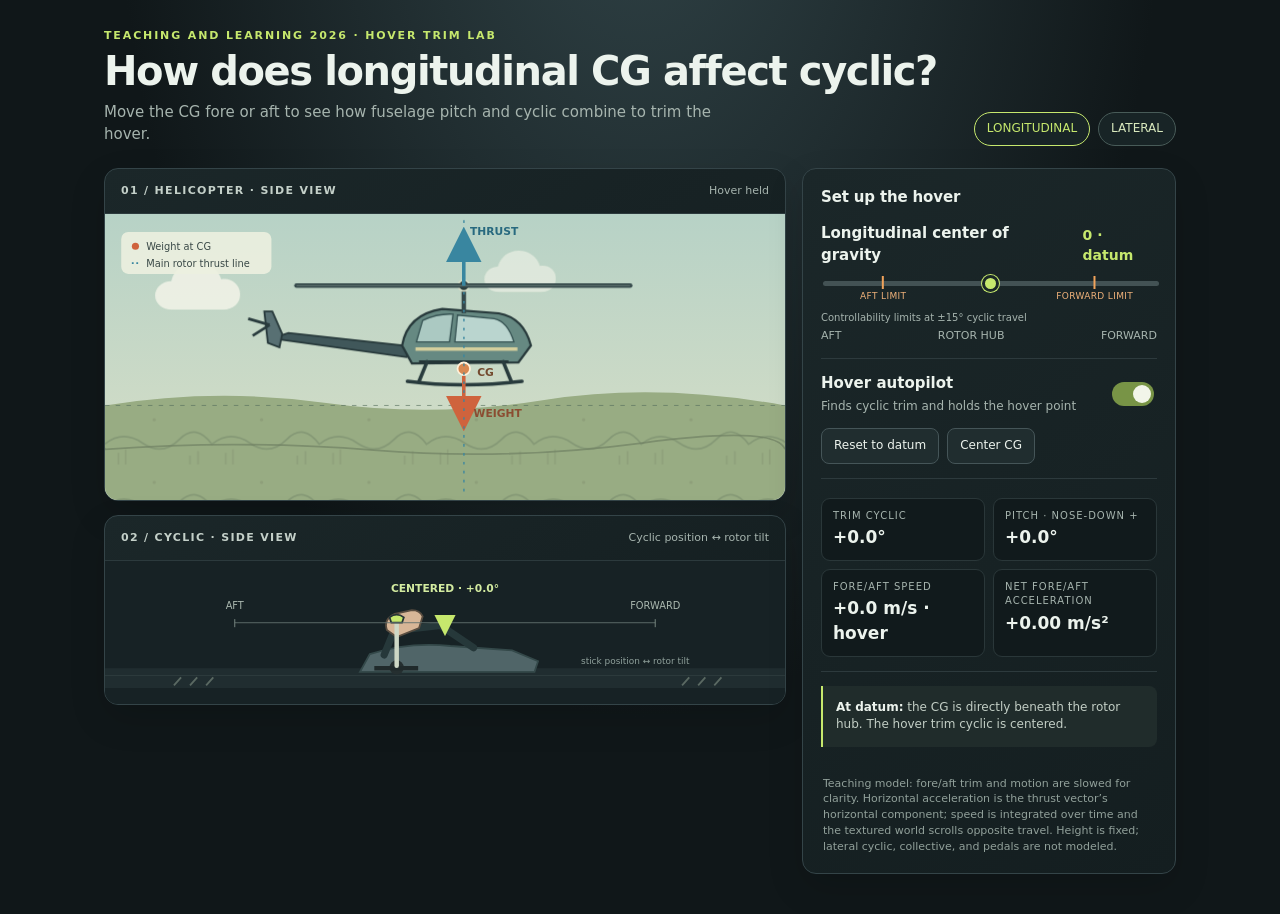
<file: index.html>
<!doctype html>
<html lang="en">
<head>
<meta charset="utf-8">
<meta name="viewport" content="width=device-width, initial-scale=1">
<title>Hover Trim Lab — Longitudinal CG & Cyclic</title>
<link rel="stylesheet" href="app.css">
</head>
<body>
<main>
  <header>
    <div><p class="eyebrow">Teaching and Learning 2026 · hover trim lab</p><h1>How does longitudinal CG affect cyclic?</h1><p class="sub">Move the CG fore or aft to see how fuselage pitch and cyclic combine to trim the hover.</p></div>
    <nav class="navlinks" aria-label="Simulation view"><a class="badge" href="index.html" aria-current="page">LONGITUDINAL</a><a class="badge" href="lateral.html">LATERAL</a></nav>
  </header>
  <div class="layout">
    <section class="visuals" aria-label="Helicopter and cyclic illustrations">
      <article class="panel"><div class="panel-head"><span class="panel-title">01 / Helicopter · side view</span><span class="micro" id="motionLabel">Hover held</span></div>
        <svg class="scene" id="heliScene" viewBox="0 0 760 320" role="img" aria-label="Side view of helicopter showing center of gravity, gravity, and rotor thrust">
          <defs>
            <linearGradient id="sky" x2="0" y2="1"><stop stop-color="#b7d2c6"/><stop offset="1" stop-color="#d8dfc7"/></linearGradient>
            <pattern id="terrain" width="120" height="70" patternUnits="userSpaceOnUse"><path d="M0 47 Q20 31 42 46 T83 42 T120 48" fill="none" stroke="#687d62" stroke-width="2" opacity=".42"/><path d="M15 70V57m8 13V53m72 17V60m9 10V55" stroke="#829270" stroke-width="2" opacity=".45"/><circle cx="55" cy="20" r="2" fill="#83906e" opacity=".45"/></pattern>
            <marker id="arrowOrange" markerWidth="10" markerHeight="10" refX="7" refY="5" orient="auto"><path d="M0 0L10 5L0 10Z" fill="#cf633d"/></marker>
            <marker id="arrowBlue" markerWidth="10" markerHeight="10" refX="7" refY="5" orient="auto"><path d="M0 0L10 5L0 10Z" fill="#3986a0"/></marker>
            <marker id="arrowLime" markerWidth="10" markerHeight="10" refX="7" refY="5" orient="auto"><path d="M0 0L10 5L0 10Z" fill="#708d39"/></marker>
          </defs>
          <rect width="760" height="320" fill="url(#sky)"/>
          <g id="clouds" fill="#f3f4e9" opacity=".84">
            <g id="cloudBase">
              <path d="M56 91c0-9 8-16 18-16 3-13 14-22 28-22 13 0 24 8 28 20 11-2 21 6 21 17 0 10-8 17-19 17H75C64 107 56 100 56 91Z"/>
              <path d="M424 73c0-8 7-14 15-14 3-11 12-18 23-18 12 0 21 7 24 17 10-2 18 5 18 14 0 9-7 15-16 15h-48c-9 0-16-6-16-14Z" opacity=".72"/>
            </g>
            <use href="#cloudBase" x="-760"/>
            <use href="#cloudBase" x="760"/>
          </g>
          <g id="world">
            <g id="worldBase">
              <path d="M0 214 Q124 194 245 211T491 208T760 214V320H0Z" fill="#98ac83"/>
              <rect x="0" y="212" width="760" height="108" fill="url(#terrain)"/>
              <path d="M0 263 Q150 252 300 264T600 256T760 263" fill="none" stroke="#718264" stroke-width="2" opacity=".7"/>
              <line x1="0" y1="214" x2="760" y2="214" stroke="#58705e" stroke-width="1" stroke-dasharray="5 7" opacity=".7"/>
            </g>
            <use href="#worldBase" x="-760"/>
            <use href="#worldBase" x="760"/>
          </g>
          <g id="heli" transform="translate(0 0)">
            <g id="fuselage" transform="rotate(0 380 157)">
              <!-- tail boom and tail -->
              <path d="M343 148 L205 133 L187 139 L337 160Z" fill="#40575a" stroke="#26383a" stroke-width="2"/>
              <path d="M198 134 L187 109 L178 109 L182 144 L195 149Z" fill="#587073" stroke="#26383a" stroke-width="2"/>
              <path d="M184 124L160 117M184 124L165 136" stroke="#293b3d" stroke-width="3"/>
              <!-- cabin -->
              <path d="M332 147 Q338 112 377 106 L440 111 Q468 116 476 147 L462 166 L343 167Z" fill="#668982" stroke="#26383a" stroke-width="2.5"/>
              <path d="M355 119 Q372 111 389 112L385 143L348 143Z" fill="#abc9c2" stroke="#365353" stroke-width="1.5"/>
              <path d="M394 113L435 117Q450 120 457 143L391 143Z" fill="#bad5cf" stroke="#365353" stroke-width="1.5"/>
              <path d="M347 151 L461 151" stroke="#d4cf9d" stroke-width="4"/>
              <path d="M351 165 L451 165" stroke="#243537" stroke-width="3"/>
              <!-- skids -->
              <path d="M360 165L351 187M445 165L454 187M338 187Q399 195 466 187" fill="none" stroke="#283b3d" stroke-width="4" stroke-linecap="round"/>
              <!-- mast and hub -->
              <path d="M401 111L401 80" stroke="#35484a" stroke-width="5"/>
              <circle cx="401" cy="80" r="6" fill="#293a3b" stroke="#d7dfc9" stroke-width="2"/>
              <!-- rotor plane and blade rotate around hub; angle shown as line -->
              <g id="rotor" transform="rotate(0 401 80)"><path d="M214 80L587 80" stroke="#34484a" stroke-width="5" stroke-linecap="round"/><path d="M214 80L587 80" stroke="#91a49a" stroke-width="1" opacity=".6"/></g>
              <!-- CG and gravity act from CG -->
              <circle id="cgDot" cx="401" cy="173" r="7" fill="#d88952" stroke="#fff0d9" stroke-width="2"/>
              <text id="cgText" x="416" y="181" fill="#744b30" font-size="12" font-weight="700">CG</text>
            </g>
            <!-- thrust vector and its line of action are world-vertical for the hover trim model -->
            <line id="weightArrow" x1="401" y1="185" x2="401" y2="239" stroke="#cf633d" stroke-width="4" marker-end="url(#arrowOrange)"/>
            <text id="weightLabel" x="412" y="231" fill="#8b4c31" font-size="12" font-weight="700">WEIGHT</text>
            <line id="thrustLine" x1="401" y1="18" x2="401" y2="285" stroke="#3986a0" stroke-width="2" stroke-dasharray="3 7" opacity=".75"/>
            <line id="thrustArrow" x1="401" y1="76" x2="401" y2="23" stroke="#3986a0" stroke-width="4" marker-end="url(#arrowBlue)"/>
            <text id="thrustLabel" x="411" y="39" fill="#28697f" font-size="12" font-weight="700">THRUST</text>
          </g>
          <g transform="translate(18 20)"><rect width="168" height="47" rx="8" fill="#edf0df" opacity=".9"/><circle cx="16" cy="16" r="4" fill="#cf633d"/><text x="28" y="20" fill="#394847" font-size="11">Weight at CG</text><path d="M12 35h10" stroke="#3986a0" stroke-width="2" stroke-dasharray="2 3"/><text x="28" y="39" fill="#394847" font-size="11">Main rotor thrust line</text></g>
        </svg>
      </article>
      <article class="panel"><div class="panel-head"><span class="panel-title">02 / Cyclic · side view</span><span class="micro">Cyclic position ↔ rotor tilt</span></div>
        <svg class="scene scene-bottom" viewBox="0 0 760 160" role="img" aria-label="Side view of cyclic stick and rotor disk, with current fore and aft cyclic positions">
          <defs><marker id="cycArrow" markerWidth="8" markerHeight="8" refX="6" refY="4" orient="auto"><path d="M0 0L8 4L0 8Z" fill="#c6e86d"/></marker></defs>
          <path d="M0 128H760" stroke="#3d4d4e" stroke-width="1"/><path d="M0 131H760" stroke="#263436" stroke-width="22" opacity=".65"/>
          <g opacity=".55" stroke="#8a9a8c" stroke-width="2"><path d="M85 130l-8 9m26-9l-8 9m26-9l-8 9m540-9l-8 9m26-9l-8 9m26-9l-8 9"/></g>
          <!-- side silhouette of cockpit floor and pilot hand -->
          <path d="M296 104Q340 90 386 95L455 100L484 112L480 124H285Z" fill="#506568" stroke="#34494a" stroke-width="2"/>
          <path d="M312 105L323 78L375 72L412 97" fill="none" stroke="#26383a" stroke-width="8" stroke-linecap="round"/>
          <path d="M315 77q-4-12 9-18l19-4q9 0 12 7l-4 13-25 10Z" fill="#d7b697" stroke="#594d40" stroke-width="2"/>
          <circle cx="326" cy="119" r="8" fill="#252f30"/><path d="M301 120H350" stroke="#202a2b" stroke-width="5"/>
          <g id="cyclicStick" transform="rotate(0 326 119)"><path d="M326 117L326 63" stroke="#ced8c6" stroke-width="5" stroke-linecap="round"/><path d="M318 63Q326 57 334 63L332 69H320Z" fill="#c6e86d" stroke="#263435" stroke-width="2"/></g>
          <!-- trim gauge -->
          <path d="M145 69H615" stroke="#61716e" stroke-width="1"/><path d="M145 65v9m470-9v9M380 61v16" stroke="#81918a" stroke-width="1"/>
          <text x="145" y="54" fill="#aab8af" font-size="11" text-anchor="middle">AFT</text><text x="615" y="54" fill="#aab8af" font-size="11" text-anchor="middle">FORWARD</text>
          <line id="cyclicIndicator" x1="380" y1="62" x2="380" y2="78" stroke="#c6e86d" stroke-width="3" marker-end="url(#cycArrow)"/>
          <text id="cyclicReadout" x="380" y="35" fill="#d3eba0" font-size="12" font-weight="700" text-anchor="middle">CENTERED · 0.0°</text>
          <text x="532" y="115" fill="#8fa09b" font-size="10">stick position ↔ rotor tilt</text>
        </svg>
      </article>
    </section>
    <aside class="panel controls" aria-label="Simulation controls">
      <h2>Set up the hover</h2>
      <div class="control-block">
        <div class="label-row"><label for="cgSlider">Longitudinal center of gravity</label><output class="value" id="cgValue">0 · datum</output></div>
        <div class="range-wrap">
          <input id="cgSlider" type="range" min="-180" max="180" value="0" step="1" aria-label="Move center of gravity from aft to forward; controllability limits are marked">
          <span class="limit-marker" id="aftLimit" aria-hidden="true"><i></i>AFT LIMIT</span>
          <span class="limit-marker" id="forwardLimit" aria-hidden="true"><i></i>FORWARD LIMIT</span>
        </div>
        <div class="limit-note">Controllability limits at ±15° cyclic travel</div>
        <div class="range-ends"><span>AFT</span><span>ROTOR HUB</span><span>FORWARD</span></div>
      </div>
      <div class="control-block">
        <div class="switch-row"><div><div class="label">Hover autopilot</div><p>Finds cyclic trim and holds the hover point</p></div><input id="autopilot" class="toggle" type="checkbox" checked aria-label="Hover autopilot on or off"></div>
        <div class="button-row"><button class="button" id="resetBtn" type="button">Reset to datum</button><button class="button" id="centerBtn" type="button">Center CG</button></div>
      </div>
      <div class="control-block" id="manualBlock" hidden>
        <div class="label-row"><label for="cyclicSlider">Manual longitudinal cyclic</label><output class="value" id="manualValue">0.0°</output></div>
        <input id="cyclicSlider" type="range" min="-15" max="15" value="0" step="0.1" aria-label="Manual fore and aft cyclic">
        <div class="range-ends"><span>AFT</span><span>NEUTRAL</span><span>FORWARD</span></div>
      </div>
      <div class="control-block wide">
        <div class="readouts"><div class="readout"><span>Trim cyclic</span><strong id="trimValue">0.0°</strong></div><div class="readout"><span>Pitch · nose-down +</span><strong id="pitchValue">0.0°</strong></div><div class="readout"><span>Fore/aft speed</span><strong id="speedValue">0.0 m/s</strong></div><div class="readout"><span>Net fore/aft acceleration</span><strong id="accelValue">0.0 m/s²</strong></div></div>
      </div>
      <div class="control-block wide"><div class="lesson" id="lesson"><b>At datum:</b> the CG is directly beneath the rotor hub. The hover trim cyclic is centered.</div></div>
      <div class="footnote wide">Teaching model: fore/aft trim and motion are slowed for clarity. Horizontal acceleration is the thrust vector’s horizontal component; speed is integrated over time and the textured world scrolls opposite travel. Height is fixed; lateral cyclic, collective, and pedals are not modeled.</div>
    </aside>
  </div>
</main>
<script>
(() => {
  const $ = id => document.getElementById(id);
  const cgSlider = $('cgSlider'), cyclicSlider = $('cyclicSlider'), autopilot = $('autopilot');
  const fuselage = $('fuselage'), rotor = $('rotor');
  const cgDot = $('cgDot'), cgText = $('cgText'), weightArrow = $('weightArrow'), weightLabel = $('weightLabel');
  const thrustLine = $('thrustLine'), thrustArrow = $('thrustArrow'), thrustLabel = $('thrustLabel');
  const cyclicStick = $('cyclicStick'), cyclicIndicator = $('cyclicIndicator');
  const cgPixelsPerStep = 0.22;
  const cgHeight = 93;
  const maxCyclic = 15;
  const maxPitch = 28;
  const gravity = 9.81;
  const pixelsPerMeter = 18;
  const controllabilityLimit = Math.tan(maxCyclic * Math.PI / 180) * cgHeight / cgPixelsPerStep;
  $('aftLimit').style.left = `${(180 - controllabilityLimit) / 360 * 100}%`;
  $('forwardLimit').style.left = `${(180 + controllabilityLimit) / 360 * 100}%`;
  let trim = 0, pitch = 0, pitchRate = 0, horizontalVelocity = 0, horizontalPosition = 0, hoverTargetPosition = 0;
  let horizontalAcceleration = 0, sceneOffset = 0, pidIntegral = 0, lastTime = performance.now();
  const clamp = (v,a,b) => Math.max(a,Math.min(b,v));
  function updateReadouts() {
    const cg = Number(cgSlider.value), trimDeg = trim;
    $('cgValue').textContent = cg === 0 ? '0 · datum' : `${cg > 0 ? '+' : ''}${cg} · ${cg < 0 ? 'aft' : 'forward'}`;
    $('trimValue').textContent = `${trimDeg >= 0 ? '+' : ''}${trimDeg.toFixed(1)}°`;
    $('pitchValue').textContent = `${pitch >= 0 ? '+' : ''}${pitch.toFixed(1)}°`;
    $('speedValue').textContent = `${horizontalVelocity >= 0 ? '+' : ''}${horizontalVelocity.toFixed(1)} m/s ${Math.abs(horizontalVelocity) < .05 ? '· hover' : horizontalVelocity > 0 ? '· forward' : '· aft'}`;
    $('accelValue').textContent = `${horizontalAcceleration >= 0 ? '+' : ''}${horizontalAcceleration.toFixed(2)} m/s²`;
    $('manualValue').textContent = `${Number(cyclicSlider.value) >= 0 ? '+' : ''}${Number(cyclicSlider.value).toFixed(1)}°`;
    const cgX = 401 + cg * cgPixelsPerStep;
    cgDot.setAttribute('cx', cgX); cgText.setAttribute('x', cgX + (cg > 55 ? -25 : 15));
    const a = pitch * Math.PI / 180;
    const localCgX = cgX;
    const worldCgX = 380 + (localCgX - 380) * Math.cos(a) - (173 - 157) * Math.sin(a);
    const worldCgY = 157 + (localCgX - 380) * Math.sin(a) + (173 - 157) * Math.cos(a);
    weightArrow.setAttribute('x1', worldCgX); weightArrow.setAttribute('y1', worldCgY + 8);
    weightArrow.setAttribute('x2', worldCgX); weightArrow.setAttribute('y2', worldCgY + 58);
    $('weightLabel').setAttribute('x', worldCgX + (cg > 55 ? -74 : 11));
    $('weightLabel').setAttribute('y', worldCgY + 54);
    // Positive cyclic means forward disk tilt; negative cyclic means aft disk tilt.
    const diskAngle = trimDeg;
    rotor.setAttribute('transform', `rotate(${diskAngle} 401 80)`);
    $('cyclicReadout').textContent = `${trimDeg > .05 ? 'FORWARD' : trimDeg < -.05 ? 'AFT' : 'CENTERED'} · ${trimDeg >= 0 ? '+' : ''}${trimDeg.toFixed(1)}°`;
    cyclicStick.setAttribute('transform', `rotate(${trimDeg * 1.2} 326 119)`);
    const ix = 380 + trimDeg * 15;
    cyclicIndicator.setAttribute('x1', ix); cyclicIndicator.setAttribute('x2', ix);
    // The force line stays vertical in the level-hover trim reference. Pitch motion is transient only.
    const radians = (pitch + diskAngle) * Math.PI / 180;
    const hubAngle = pitch * Math.PI / 180;
    const hubX = 380 + (401-380)*Math.cos(hubAngle) - (80-157)*Math.sin(hubAngle);
    const hubY = 157 + (401-380)*Math.sin(hubAngle) + (80-157)*Math.cos(hubAngle);
    const nx = Math.sin(radians), ny = -Math.cos(radians);
    thrustLine.setAttribute('x1', hubX-nx*230); thrustLine.setAttribute('y1', hubY-ny*230);
    thrustLine.setAttribute('x2', hubX+nx*230); thrustLine.setAttribute('y2', hubY+ny*230);
    thrustArrow.setAttribute('x1', hubX); thrustArrow.setAttribute('y1', hubY);
    thrustArrow.setAttribute('x2', hubX+nx*54); thrustArrow.setAttribute('y2', hubY+ny*54);
    thrustLabel.setAttribute('x', hubX+nx*61+7); thrustLabel.setAttribute('y', hubY+ny*61+4);
    const requiredCyclic = -Math.atan((cg * cgPixelsPerStep) / cgHeight) * 180 / Math.PI;
    const outsideLimit = Math.abs(requiredCyclic) > maxCyclic + .01;
    if (outsideLimit) {
      const direction = requiredCyclic < 0 ? 'aft' : 'forward';
      const accelerationDirection = cg < 0 ? 'aft' : 'forward';
      const consequence = autopilot.checked
        ? `The cyclic is at its stop. The remaining rotor tilt creates ${accelerationDirection} acceleration, and the autopilot cannot hold position.`
        : `Even full cyclic travel cannot align thrust through the CG; the remaining rotor tilt accelerates the helicopter ${accelerationDirection}.`;
      $('lesson').innerHTML = `<b>Beyond the controllability limit:</b> this CG position needs ${Math.abs(requiredCyclic).toFixed(1)}° ${direction} cyclic, beyond the ±${maxCyclic}° travel. ${consequence}`;
    }
    else if (Math.abs(cg) < 1 && autopilot.checked) $('lesson').innerHTML = '<b>At datum:</b> the CG is directly beneath the rotor hub. The hover trim cyclic is centered.';
    else if (Math.abs(cg) < 1) $('lesson').innerHTML = Math.abs(trimDeg) > .1
      ? `<b>Manual cyclic:</b> ${trimDeg > 0 ? 'Forward' : 'Aft'} tilt gives thrust a horizontal component. Speed accumulates while tilted; opposite cyclic is needed to decelerate.`
      : '<b>Manual cyclic:</b> with cyclic neutral, any existing forward or aft speed continues. Tilt thrust the opposite way to slow down.';
    else {
      const side = cg < 0 ? 'aft' : 'forward';
      const control = cg < 0 ? 'forward' : 'aft';
      $('lesson').innerHTML = autopilot.checked
        ? `<b>CG ${side} of the hub:</b> in a steady hover the fuselage pitches until the CG is beneath the hub. The autopilot uses ${control} cyclic to keep the rotor plane level, so thrust stays vertical through the CG.`
        : `<b>Manual, no corrective input:</b> with the CG ${side} of the hub, thrust does not pass through the CG. The resulting moment rotates the nose ${cg > 0 ? 'down' : 'up'}; apply ${control} cyclic to recover the hover.`;
    }
  }
  function frame(now) {
    const dt = clamp((now-lastTime)/1000,0,.05); lastTime = now;
    const cg = Number(cgSlider.value);
    const pitchTarget = Math.atan((cg * cgPixelsPerStep) / cgHeight) * 180 / Math.PI;
    const outsideLimit = Math.abs(pitchTarget) > maxCyclic + .01;
    // Outer-loop position/velocity hold asks for a small tilt to cancel horizontal drift.
    const desiredWorldAngle = autopilot.checked
      ? clamp(-horizontalVelocity * 4 - (horizontalPosition - hoverTargetPosition) * .8, -8, 8)
      : 0;
    const error = desiredWorldAngle - (pitch + trim);
    pidIntegral = clamp(pidIntegral + error * dt, -5, 5);
    const target = autopilot.checked
      ? clamp(desiredWorldAngle - pitch + error * .16 + pidIntegral * .035 - pitchRate * .20, -15, 15)
      : Number(cyclicSlider.value);
    const blend = 1 - Math.exp(-dt * 1.25); // deliberately slow cyclic-servo motion
    trim += (target-trim)*blend;
    // With no pilot correction, a forward CG produces a slow nose-down pitch response.
    // In the teaching model the fuselage settles at the attitude that places CG below hub.
    const manualPitchTarget = pitchTarget + (autopilot.checked ? 0 : trim * .18);
    const pitchAccel = ((manualPitchTarget-pitch) * .55 - pitchRate * 1.05);
    pitchRate += pitchAccel * dt;
    // Fuselage attitude may continue past the cyclic stop. That leaves a residual
    // rotor-plane angle, which produces horizontal thrust and motion beyond the limit.
    pitch = clamp(pitch + pitchRate * dt,-maxPitch,maxPitch);
    // Thrust magnitude equals weight; its horizontal component is g·sin(world angle).
    const worldAngle = (pitch + trim) * Math.PI / 180;
    horizontalAcceleration = gravity * Math.sin(worldAngle);
    horizontalVelocity += horizontalAcceleration * dt;
    horizontalPosition += horizontalVelocity * dt;
    // The aircraft stays centered while the tiled world moves opposite its displacement.
    sceneOffset = ((horizontalPosition * pixelsPerMeter) % 760 + 760) % 760;
    $('world').setAttribute('transform', `translate(${-sceneOffset} 0)`);
    const cloudOffset = ((horizontalPosition * pixelsPerMeter * .28) % 760 + 760) % 760;
    $('clouds').setAttribute('transform', `translate(${-cloudOffset} 0)`);
    fuselage.setAttribute('transform',`rotate(${pitch} 380 157)`);
    $('motionLabel').textContent = outsideLimit
      ? (autopilot.checked ? 'Cyclic limit · hover not held' : 'CG beyond control range')
      : autopilot.checked
        ? (Math.abs(target-trim)<.18 && Math.abs(pitch-pitchTarget)<.2 && Math.abs(horizontalVelocity)<.1 ? 'Hover held' : 'Settling into hover…')
        : 'Manual cyclic · hover drifts';
    updateReadouts(); requestAnimationFrame(frame);
  }
  cgSlider.addEventListener('input', updateReadouts);
  cyclicSlider.addEventListener('input', updateReadouts);
  autopilot.addEventListener('change', () => {
    $('manualBlock').hidden = autopilot.checked;
    if (autopilot.checked) {
      // Capture the current hover point for a bumpless manual-to-auto handoff.
      hoverTargetPosition = horizontalPosition;
      pidIntegral = 0;
    } else {
      cyclicSlider.value = trim.toFixed(1);
      pidIntegral = 0;
    }
  });
  $('centerBtn').addEventListener('click', () => { cgSlider.value = 0; updateReadouts(); });
  $('resetBtn').addEventListener('click', () => { cgSlider.value=0; cyclicSlider.value=0; autopilot.checked=true; $('manualBlock').hidden=true; trim=0; pitch=0; pitchRate=0; horizontalVelocity=0; horizontalPosition=0; hoverTargetPosition=0; horizontalAcceleration=0; pidIntegral=0; sceneOffset=0; $('world').setAttribute('transform','translate(0 0)'); $('clouds').setAttribute('transform','translate(0 0)'); updateReadouts(); });
  updateReadouts(); requestAnimationFrame(frame);
})();
</script>
</body>
</html>
</file>
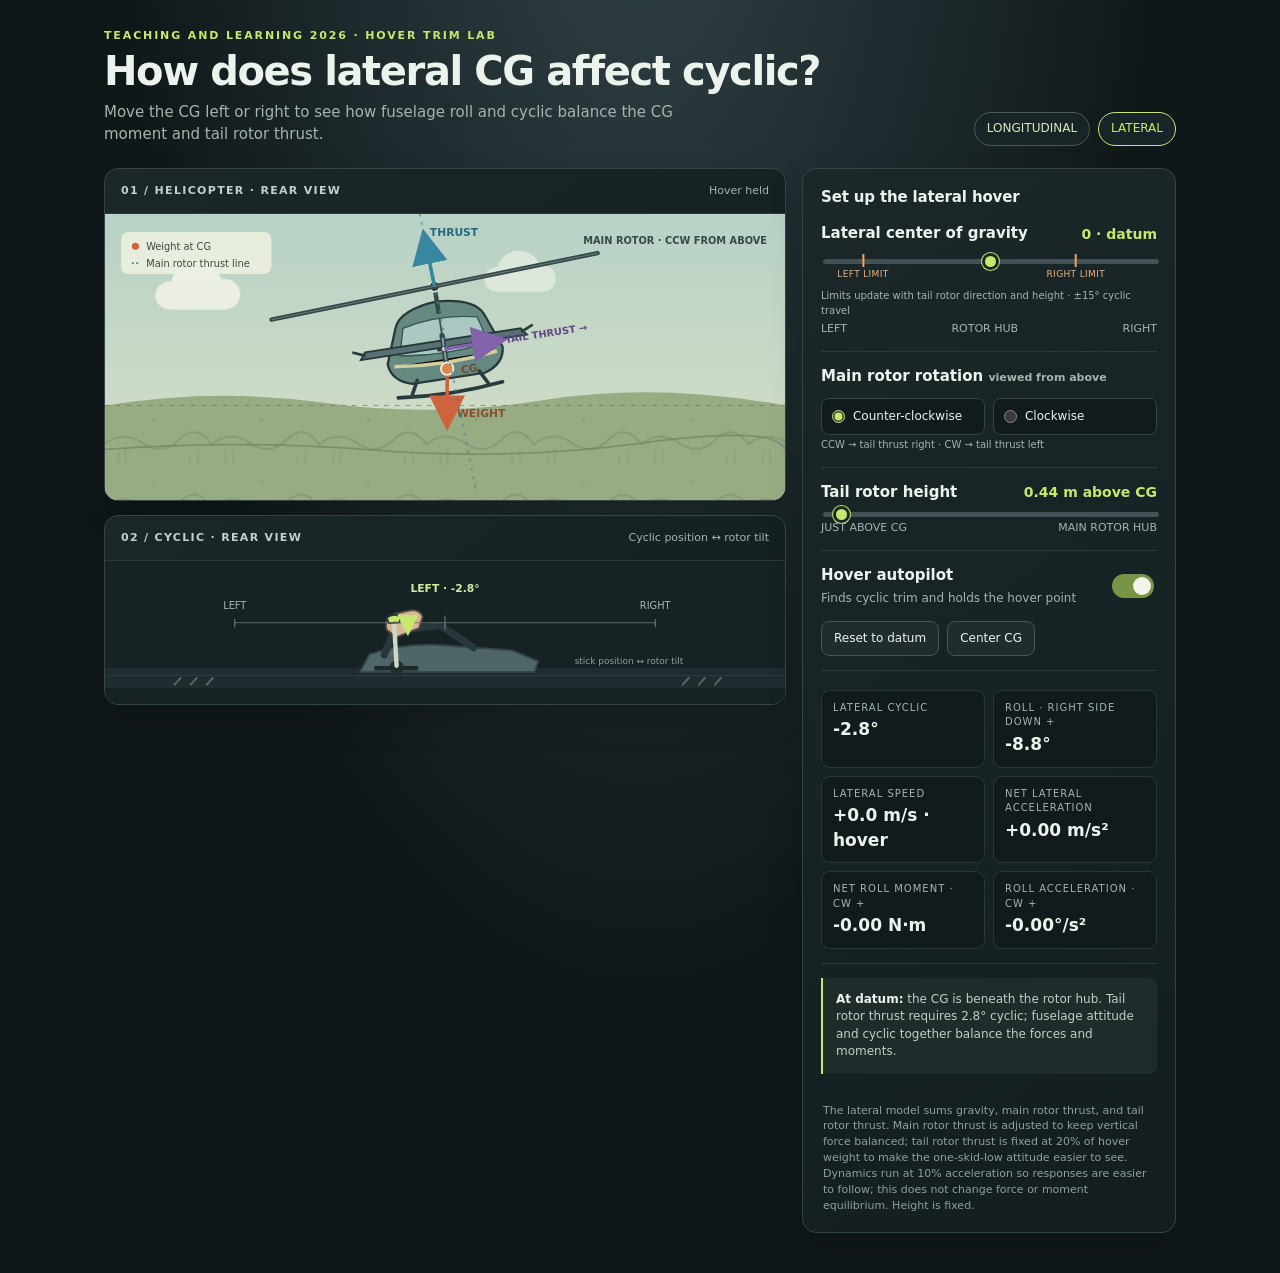
<file: lateral.html>
<!doctype html>
<html lang="en">
<head>
<meta charset="utf-8">
<meta name="viewport" content="width=device-width, initial-scale=1">
<title>Hover Trim Lab — Lateral CG & Cyclic</title>
<link rel="stylesheet" href="app.css">
</head>
<body>
<main>
  <header>
    <div><p class="eyebrow">Teaching and Learning 2026 · hover trim lab</p><h1>How does lateral CG affect cyclic?</h1><p class="sub">Move the CG left or right to see how fuselage roll and cyclic balance the CG moment and tail rotor thrust.</p></div>
    <nav class="navlinks" aria-label="Simulation view"><a class="badge" href="index.html">LONGITUDINAL</a><a class="badge" href="lateral.html" aria-current="page">LATERAL</a></nav>
  </header>
  <div class="layout">
    <section class="visuals" aria-label="Rear view helicopter and lateral cyclic illustrations">
      <article class="panel"><div class="panel-head"><span class="panel-title">01 / Helicopter · rear view</span><span class="micro" id="motionLabel">Hover held</span></div>
        <svg class="scene" viewBox="0 0 760 320" role="img" aria-label="Rear view helicopter showing lateral center of gravity, weight, main rotor thrust, and tail rotor thrust">
          <defs>
            <linearGradient id="sky" x2="0" y2="1"><stop stop-color="#b7d2c6"/><stop offset="1" stop-color="#d8dfc7"/></linearGradient>
            <pattern id="terrain" width="120" height="70" patternUnits="userSpaceOnUse"><path d="M0 47 Q20 31 42 46 T83 42 T120 48" fill="none" stroke="#687d62" stroke-width="2" opacity=".42"/><path d="M15 70V57m8 13V53m72 17V60m9 10V55" stroke="#829270" stroke-width="2" opacity=".45"/><circle cx="55" cy="20" r="2" fill="#83906e" opacity=".45"/></pattern>
            <marker id="arrowOrange" markerWidth="10" markerHeight="10" refX="7" refY="5" orient="auto"><path d="M0 0L10 5L0 10Z" fill="#cf633d"/></marker>
            <marker id="arrowBlue" markerWidth="10" markerHeight="10" refX="7" refY="5" orient="auto"><path d="M0 0L10 5L0 10Z" fill="#3986a0"/></marker>
            <marker id="arrowViolet" markerWidth="10" markerHeight="10" refX="7" refY="5" orient="auto"><path d="M0 0L10 5L0 10Z" fill="#8063a8"/></marker>
          </defs>
          <rect width="760" height="320" fill="url(#sky)"/>
          <g id="clouds" fill="#f3f4e9" opacity=".84">
            <g id="cloudBase"><path d="M56 91c0-9 8-16 18-16 3-13 14-22 28-22 13 0 24 8 28 20 11-2 21 6 21 17 0 10-8 17-19 17H75C64 107 56 100 56 91Z"/><path d="M424 73c0-8 7-14 15-14 3-11 12-18 23-18 12 0 21 7 24 17 10-2 18 5 18 14 0 9-7 15-16 15h-48c-9 0-16-6-16-14Z" opacity=".72"/></g>
            <use href="#cloudBase" x="-760"/><use href="#cloudBase" x="760"/>
          </g>
          <g id="world">
            <g id="worldBase">
              <path d="M0 214 Q124 194 245 211T491 208T760 214V320H0Z" fill="#98ac83"/>
              <rect x="0" y="212" width="760" height="108" fill="url(#terrain)"/>
              <path d="M0 263 Q150 252 300 264T600 256T760 263" fill="none" stroke="#718264" stroke-width="2" opacity=".7"/>
              <line x1="0" y1="214" x2="760" y2="214" stroke="#58705e" stroke-width="1" stroke-dasharray="5 7" opacity=".7"/>
            </g>
            <use href="#worldBase" x="-760"/><use href="#worldBase" x="760"/>
          </g>
          <g id="fuselage" transform="rotate(0 380 157)">
            <!-- tail boom and stabilizer viewed from behind -->
            <path d="M374 158L376 124L384 124L386 158Z" fill="#40575a" stroke="#26383a" stroke-width="2"/>
            <!-- cabin rear shell -->
            <path d="M330 119Q338 100 380 97Q422 100 430 119L445 158Q444 177 421 184H339Q316 177 315 158Z" fill="#668982" stroke="#26383a" stroke-width="2.5"/>
            <path d="M338 121Q380 111 422 121L430 151Q380 159 330 151Z" fill="#abc9c2" stroke="#365353" stroke-width="1.5"/>
            <path d="M380 116V155" stroke="#365353" stroke-width="2"/>
            <!-- horizontal stabilizer crossing the fuselage at mid-height, above the CG -->
            <path d="M292 141H468L474 149H286Z" fill="#587073" stroke="#26383a" stroke-width="2"/>
            <path d="M292 145L278 139M468 145L482 139" stroke="#293b3d" stroke-width="3"/>
            <path d="M322 162Q380 170 438 162" stroke="#d4cf9d" stroke-width="4"/>
            <!-- Seen from behind, the tail rotor disk is edge-on as a vertical bar. -->
            <g id="tailRotorAssembly">
              <g id="tailRotorVisual">
                <path d="M380 136V166" stroke="#34484a" stroke-width="6" stroke-linecap="round"/>
                <path d="M380 139V163" stroke="#91a49a" stroke-width="2" stroke-linecap="round"/>
                <path d="M374 151H386" stroke="#26383a" stroke-width="4" stroke-linecap="round"/>
                <circle cx="380" cy="151" r="3" fill="#d5dfd0" stroke="#26383a" stroke-width="1"/>
              </g>
              <line id="tailThrustArrow" x1="380" y1="151" x2="440" y2="151" stroke="#8063a8" stroke-width="4" marker-end="url(#arrowViolet)"/>
              <text id="tailThrustLabel" x="434" y="155" fill="#604783" font-size="11" font-weight="700">TAIL THRUST →</text>
            </g>
            <!-- landing gear seen from rear -->
            <path d="M345 181L337 196M415 181L423 196M321 197Q380 204 439 197" fill="none" stroke="#283b3d" stroke-width="4" stroke-linecap="round"/>
            <!-- mast, hub, rotor plane -->
            <path d="M380 111V80" stroke="#35484a" stroke-width="5"/>
            <circle cx="380" cy="80" r="6" fill="#293a3b" stroke="#d7dfc9" stroke-width="2"/>
            <g id="rotor" transform="rotate(0 380 80)"><path d="M194 80H566" stroke="#34484a" stroke-width="5" stroke-linecap="round"/><path d="M194 80H566" stroke="#91a49a" stroke-width="1" opacity=".6"/></g>
            <circle id="cgDot" cx="380" cy="173" r="7" fill="#d88952" stroke="#fff0d9" stroke-width="2"/>
            <text id="cgText" x="395" y="181" fill="#744b30" font-size="12" font-weight="700">CG</text>
          </g>
          <line id="weightArrow" x1="380" y1="181" x2="380" y2="239" stroke="#cf633d" stroke-width="4" marker-end="url(#arrowOrange)"/>
          <text id="weightLabel" x="391" y="231" fill="#8b4c31" font-size="12" font-weight="700">WEIGHT</text>
          <line id="thrustLine" x1="380" y1="18" x2="380" y2="285" stroke="#3986a0" stroke-width="2" stroke-dasharray="3 7" opacity=".75"/>
          <line id="thrustArrow" x1="380" y1="76" x2="380" y2="23" stroke="#3986a0" stroke-width="4" marker-end="url(#arrowBlue)"/>
          <text id="thrustLabel" x="391" y="39" fill="#28697f" font-size="12" font-weight="700">THRUST</text>
          <text id="mainRotorLabel" x="740" y="34" fill="#394847" font-size="11" font-weight="700" text-anchor="end">MAIN ROTOR · CCW FROM ABOVE</text>
          <g transform="translate(18 20)"><rect width="168" height="47" rx="8" fill="#edf0df" opacity=".9"/><circle cx="16" cy="16" r="4" fill="#cf633d"/><text x="28" y="20" fill="#394847" font-size="11">Weight at CG</text><path d="M12 35h10" stroke="#3986a0" stroke-width="2" stroke-dasharray="2 3"/><text x="28" y="39" fill="#394847" font-size="11">Main rotor thrust line</text></g>
        </svg>
      </article>
      <article class="panel"><div class="panel-head"><span class="panel-title">02 / Cyclic · rear view</span><span class="micro">Cyclic position ↔ rotor tilt</span></div>
        <svg class="scene scene-bottom" viewBox="0 0 760 160" role="img" aria-label="Rear view of cyclic stick with left and right lateral positions">
          <defs><marker id="cycArrowLateral" markerWidth="8" markerHeight="8" refX="6" refY="4" orient="auto"><path d="M0 0L8 4L0 8Z" fill="#c6e86d"/></marker></defs>
          <path d="M0 128H760" stroke="#3d4d4e" stroke-width="1"/><path d="M0 131H760" stroke="#263436" stroke-width="22" opacity=".65"/>
          <g opacity=".55" stroke="#8a9a8c" stroke-width="2"><path d="M85 130l-8 9m26-9l-8 9m26-9l-8 9m540-9l-8 9m26-9l-8 9m26-9l-8 9"/></g>
          <path d="M296 104Q340 90 386 95L455 100L484 112L480 124H285Z" fill="#506568" stroke="#34494a" stroke-width="2"/>
          <path d="M312 105L323 78L375 72L412 97" fill="none" stroke="#26383a" stroke-width="8" stroke-linecap="round"/>
          <path d="M315 77q-4-12 9-18l19-4q9 0 12 7l-4 13-25 10Z" fill="#d7b697" stroke="#594d40" stroke-width="2"/>
          <circle cx="326" cy="119" r="8" fill="#252f30"/><path d="M301 120H350" stroke="#202a2b" stroke-width="5"/>
          <g id="cyclicStick" transform="rotate(0 326 119)"><path d="M326 117L326 63" stroke="#ced8c6" stroke-width="5" stroke-linecap="round"/><path d="M318 63Q326 57 334 63L332 69H320Z" fill="#c6e86d" stroke="#263435" stroke-width="2"/></g>
          <path d="M145 69H615" stroke="#61716e" stroke-width="1"/><path d="M145 65v9m470-9v9M380 61v16" stroke="#81918a" stroke-width="1"/>
          <text x="145" y="54" fill="#aab8af" font-size="11" text-anchor="middle">LEFT</text><text x="615" y="54" fill="#aab8af" font-size="11" text-anchor="middle">RIGHT</text>
          <line id="cyclicIndicator" x1="380" y1="62" x2="380" y2="78" stroke="#c6e86d" stroke-width="3" marker-end="url(#cycArrowLateral)"/>
          <text id="cyclicReadout" x="380" y="35" fill="#d3eba0" font-size="12" font-weight="700" text-anchor="middle">CENTERED · 0.0°</text>
          <text x="525" y="115" fill="#8fa09b" font-size="10">stick position ↔ rotor tilt</text>
        </svg>
      </article>
    </section>
    <aside class="panel controls" aria-label="Lateral hover simulation controls">
      <h2>Set up the lateral hover</h2>
      <div class="control-block">
        <div class="label-row"><label for="cgSlider">Lateral center of gravity</label><output class="value" id="cgValue">0 · datum</output></div>
        <div class="range-wrap">
          <input id="cgSlider" type="range" min="-180" max="180" value="0" step="1" aria-label="Move center of gravity from left to right; controllability limits are marked">
          <span class="limit-marker" id="leftLimit" aria-hidden="true"><i></i>LEFT LIMIT</span>
          <span class="limit-marker" id="rightLimit" aria-hidden="true"><i></i>RIGHT LIMIT</span>
        </div>
        <div class="limit-note">Limits update with tail rotor direction and height · ±15° cyclic travel</div>
        <div class="range-ends"><span>LEFT</span><span>ROTOR HUB</span><span>RIGHT</span></div>
      </div>
      <div class="control-block">
        <div class="rotor-config">
          <fieldset>
            <legend>Main rotor rotation <span class="micro">viewed from above</span></legend>
            <div class="rotation-options">
              <label class="rotation-option"><input type="radio" name="rotorDirection" value="ccw" checked> Counter-clockwise</label>
              <label class="rotation-option"><input type="radio" name="rotorDirection" value="cw"> Clockwise</label>
            </div>
            <div class="limit-note">CCW → tail thrust right · CW → tail thrust left</div>
          </fieldset>
        </div>
      </div>
      <div class="control-block">
        <div class="label-row"><label for="tailHeightSlider">Tail rotor height</label><output class="value" id="tailHeightValue">0.44 m above CG</output></div>
        <input id="tailHeightSlider" type="range" min="0" max="100" value="3" step="1" aria-label="Raise the tail rotor from just above the CG to the main rotor hub">
        <div class="range-ends"><span>JUST ABOVE CG</span><span>MAIN ROTOR HUB</span></div>
      </div>
      <div class="control-block">
        <div class="switch-row"><div><div class="label">Hover autopilot</div><p>Finds cyclic trim and holds the hover point</p></div><input id="autopilot" class="toggle" type="checkbox" checked aria-label="Hover autopilot on or off"></div>
        <div class="button-row"><button class="button" id="resetBtn" type="button">Reset to datum</button><button class="button" id="centerBtn" type="button">Center CG</button></div>
      </div>
      <div class="control-block" id="manualBlock" hidden>
        <div class="label-row"><label for="cyclicSlider">Manual lateral cyclic</label><output class="value" id="manualValue">0.0°</output></div>
        <input id="cyclicSlider" type="range" min="-15" max="15" value="0" step="0.1" aria-label="Manual left and right cyclic">
        <div class="range-ends"><span>LEFT</span><span>NEUTRAL</span><span>RIGHT</span></div>
      </div>
      <div class="control-block wide">
        <div class="readouts"><div class="readout"><span>Lateral cyclic</span><strong id="trimValue">0.0°</strong></div><div class="readout"><span>Roll · right side down +</span><strong id="rollValue">0.0°</strong></div><div class="readout"><span>Lateral speed</span><strong id="speedValue">0.0 m/s</strong></div><div class="readout"><span>Net lateral acceleration</span><strong id="accelValue">0.0 m/s²</strong></div><div class="readout"><span>Net roll moment · CW +</span><strong id="momentValue">0.00 N·m</strong></div><div class="readout"><span>Roll acceleration · CW +</span><strong id="rollAccelValue">0.0°/s²</strong></div></div>
      </div>
      <div class="control-block wide"><div class="lesson" id="lesson"><b>At datum:</b> tail rotor thrust requires lateral cyclic and fuselage roll to balance its force and moment.</div></div>
      <div class="footnote wide">The lateral model sums gravity, main rotor thrust, and tail rotor thrust. Main rotor thrust is adjusted to keep vertical force balanced; tail rotor thrust is fixed at 20% of hover weight to make the one-skid-low attitude easier to see. Dynamics run at 10% acceleration so responses are easier to follow; this does not change force or moment equilibrium. Height is fixed.</div>
    </aside>
  </div>
</main>
<script>
(() => {
  const $ = id => document.getElementById(id);
  const cgSlider = $('cgSlider'), cyclicSlider = $('cyclicSlider'), autopilot = $('autopilot'), tailHeightSlider = $('tailHeightSlider');
  const fuselage = $('fuselage'), rotor = $('rotor');
  const tailRotorAssembly = $('tailRotorAssembly');
  const cgDot = $('cgDot'), cgText = $('cgText'), weightArrow = $('weightArrow'), weightLabel = $('weightLabel');
  const thrustLine = $('thrustLine'), thrustArrow = $('thrustArrow'), thrustLabel = $('thrustLabel');
  const tailThrustArrow = $('tailThrustArrow'), tailThrustLabel = $('tailThrustLabel'), mainRotorLabel = $('mainRotorLabel');
  const cyclicStick = $('cyclicStick'), cyclicIndicator = $('cyclicIndicator');
  const cgScale = .22, cgHeight = 93, maxCyclic = 15, maxRoll = 28;
  const gravity = 9.81, pixelsPerMeter = 18, metersPerPixel = .02;
  const aircraftMass = 1, rollInertia = 3, tailRotorFraction = .2, dynamicsScale = .1;
  const minimumTailHeight = .4;
  let trim = 0, roll = 0, rollRate = 0, lateralVelocity = 0, lateralPosition = 0, hoverTargetPosition = 0, hoverPositionIntegral = 0;
  let lateralAcceleration = 0, rollAngularAcceleration = 0, netRollMoment = 0, mainRotorThrust = gravity;
  let sceneOffset = 0, lastTime = performance.now();
  const clamp = (v,a,b) => Math.max(a,Math.min(b,v));
  function getTailHeight() {
    return minimumTailHeight + Number(tailHeightSlider.value) / 100 * (cgHeight * metersPerPixel - minimumTailHeight);
  }
  function getTailDirection() {
    return document.querySelector('input[name="rotorDirection"]:checked').value === 'ccw' ? 1 : -1;
  }
  function solveHoverEquilibrium(cg, desiredAcceleration, tailForce) {
    const weight = aircraftMass * gravity;
    const height = cgHeight * metersPerPixel;
    const tailHeight = getTailHeight();
    const cgOffset = cg * cgScale * metersPerPixel;
    const physicalAcceleration = desiredAcceleration / dynamicsScale;
    const q = cgOffset / height;
    const a = weight - q * aircraftMass * physicalAcceleration;
    const b = weight * q + aircraftMass * physicalAcceleration;
    const c = tailForce * (1 - tailHeight / height);
    const radius = Math.hypot(a, b);
    if (radius === 0 || Math.abs(c / radius) > 1) return null;
    const rollRadians = Math.atan2(b, a) + Math.asin(-c / radius);
    const verticalMainForce = weight * Math.cos(rollRadians) + aircraftMass * physicalAcceleration * Math.sin(rollRadians);
    const lateralMainForce = -(cgOffset * verticalMainForce + tailHeight * tailForce) / height;
    const trimRadians = Math.atan2(lateralMainForce, verticalMainForce);
    return {
      roll: rollRadians * 180 / Math.PI,
      trim: trimRadians * 180 / Math.PI,
      worldAngle: (rollRadians + trimRadians) * 180 / Math.PI,
      feasible: Math.abs(rollRadians * 180 / Math.PI) <= maxRoll && Math.abs(trimRadians * 180 / Math.PI) <= maxCyclic && verticalMainForce > 0
    };
  }
  function getAccelerationAuthority(sign, cg, tailForce) {
    if (!solveHoverEquilibrium(cg, 0, tailForce)?.feasible) return 0;
    let low = 0, high = .12;
    for (let i = 0; i < 10; i++) {
      const middle = (low + high) / 2;
      if (solveHoverEquilibrium(cg, sign * middle, tailForce)?.feasible) low = middle;
      else high = middle;
    }
    return low;
  }
  function setHoverAtEquilibrium(cg) {
    const tailForce = getTailDirection() * aircraftMass * gravity * tailRotorFraction;
    const solution = solveHoverEquilibrium(cg, 0, tailForce);
    if (!solution?.feasible) return false;
    roll = solution.roll;
    trim = solution.trim;
    rollRate = 0;
    lateralVelocity = 0;
    lateralAcceleration = 0;
    rollAngularAcceleration = 0;
    netRollMoment = 0;
    hoverPositionIntegral = 0;
    cyclicSlider.value = trim.toFixed(1);
    fuselage.setAttribute('transform', `rotate(${roll} 380 157)`);
    const rollRadians = roll * Math.PI / 180;
    const worldAngle = (roll + trim) * Math.PI / 180;
    mainRotorThrust = (aircraftMass * gravity + tailForce * Math.sin(rollRadians)) / Math.cos(worldAngle);
    return true;
  }
  function updateControllabilityMarkers() {
    const direction = getTailDirection();
    const tailForce = direction * aircraftMass * gravity * tailRotorFraction;
    const feasibleCgs = [];
    for (let cg = Number(cgSlider.min); cg <= Number(cgSlider.max); cg++) {
      if (solveHoverEquilibrium(cg, 0, tailForce)?.feasible) feasibleCgs.push(cg);
    }
    const leftMarker = $('leftLimit'), rightMarker = $('rightLimit');
    if (!feasibleCgs.length) {
      leftMarker.hidden = true; rightMarker.hidden = true;
      return;
    }
    leftMarker.hidden = false; rightMarker.hidden = false;
    leftMarker.style.left = `${(feasibleCgs[0] - Number(cgSlider.min)) / (Number(cgSlider.max) - Number(cgSlider.min)) * 100}%`;
    rightMarker.style.left = `${(feasibleCgs[feasibleCgs.length - 1] - Number(cgSlider.min)) / (Number(cgSlider.max) - Number(cgSlider.min)) * 100}%`;
  }
  function updateTailRotorHeight() {
    const height = getTailHeight();
    const hubY = 173 - height / metersPerPixel;
    tailRotorAssembly.setAttribute('transform', `translate(0 ${hubY - 151})`);
    $('tailHeightValue').textContent = `${height.toFixed(2)} m above CG`;
  }
  function updateRotorConfiguration() {
    const direction = document.querySelector('input[name="rotorDirection"]:checked').value;
    const ccw = direction === 'ccw';
    const endX = 380 + (ccw ? 60 : -60);
    tailThrustArrow.setAttribute('x1', 380);
    tailThrustArrow.setAttribute('x2', endX);
    tailThrustLabel.setAttribute('x', endX + (ccw ? 9 : -9));
    tailThrustLabel.setAttribute('text-anchor', ccw ? 'start' : 'end');
    tailThrustLabel.textContent = ccw ? 'TAIL THRUST →' : '← TAIL THRUST';
    mainRotorLabel.textContent = `MAIN ROTOR · ${ccw ? 'CCW' : 'CW'} FROM ABOVE`;
  }
  function updateReadouts() {
    const cg = Number(cgSlider.value), cgX = 380 + cg * cgScale;
    $('cgValue').textContent = cg === 0 ? '0 · datum' : `${cg > 0 ? '+' : ''}${cg} · ${cg < 0 ? 'left' : 'right'}`;
    $('trimValue').textContent = `${trim >= 0 ? '+' : ''}${trim.toFixed(1)}°`;
    $('rollValue').textContent = `${roll >= 0 ? '+' : ''}${roll.toFixed(1)}°`;
    $('speedValue').textContent = `${lateralVelocity >= 0 ? '+' : ''}${lateralVelocity.toFixed(1)} m/s ${Math.abs(lateralVelocity) < .05 ? '· hover' : lateralVelocity > 0 ? '· right' : '· left'}`;
    $('accelValue').textContent = `${lateralAcceleration >= 0 ? '+' : ''}${lateralAcceleration.toFixed(2)} m/s²`;
    $('momentValue').textContent = `${netRollMoment >= 0 ? '+' : ''}${netRollMoment.toFixed(2)} N·m`;
    $('rollAccelValue').textContent = `${rollAngularAcceleration >= 0 ? '+' : ''}${rollAngularAcceleration.toFixed(2)}°/s²`;
    $('manualValue').textContent = `${Number(cyclicSlider.value) >= 0 ? '+' : ''}${Number(cyclicSlider.value).toFixed(1)}°`;
    cgDot.setAttribute('cx', cgX);
    cgText.setAttribute('x', cg > 55 ? cgX - 25 : cgX + 15);
    const a = roll * Math.PI / 180;
    const worldCgX = 380 + (cgX - 380) * Math.cos(a) - 16 * Math.sin(a);
    const worldCgY = 157 + (cgX - 380) * Math.sin(a) + 16 * Math.cos(a);
    weightArrow.setAttribute('x1', worldCgX); weightArrow.setAttribute('y1', worldCgY + 8);
    weightArrow.setAttribute('x2', worldCgX); weightArrow.setAttribute('y2', worldCgY + 58);
    weightLabel.setAttribute('x', worldCgX + (cg > 55 ? -75 : 11));
    weightLabel.setAttribute('y', worldCgY + 54);
    rotor.setAttribute('transform', `rotate(${trim} 380 80)`);
    cyclicStick.setAttribute('transform', `rotate(${trim * 1.2} 326 119)`);
    const indicatorX = 380 + trim * 15;
    cyclicIndicator.setAttribute('x1', indicatorX); cyclicIndicator.setAttribute('x2', indicatorX);
    $('cyclicReadout').textContent = `${trim > .05 ? 'RIGHT' : trim < -.05 ? 'LEFT' : 'CENTERED'} · ${trim >= 0 ? '+' : ''}${trim.toFixed(1)}°`;
    const angle = (roll + trim) * Math.PI / 180;
    const hubAngle = roll * Math.PI / 180;
    const hubX = 380 - (80 - 157) * Math.sin(hubAngle);
    const hubY = 157 + (80 - 157) * Math.cos(hubAngle);
    const nx = Math.sin(angle), ny = -Math.cos(angle);
    thrustLine.setAttribute('x1', hubX - nx * 230); thrustLine.setAttribute('y1', hubY - ny * 230);
    thrustLine.setAttribute('x2', hubX + nx * 230); thrustLine.setAttribute('y2', hubY + ny * 230);
    thrustArrow.setAttribute('x1', hubX); thrustArrow.setAttribute('y1', hubY);
    thrustArrow.setAttribute('x2', hubX + nx * 54); thrustArrow.setAttribute('y2', hubY + ny * 54);
    thrustLabel.setAttribute('x', hubX + nx * 61 + 7); thrustLabel.setAttribute('y', hubY + ny * 61 + 4);
    const tailForce = getTailDirection() * aircraftMass * gravity * tailRotorFraction;
    const hoverSolution = solveHoverEquilibrium(cg, 0, tailForce);
    const requiredCyclic = hoverSolution?.trim ?? (tailForce >= 0 ? -maxCyclic - 1 : maxCyclic + 1);
    const outsideLimit = !hoverSolution?.feasible;
    if (outsideLimit) {
      $('lesson').innerHTML = hoverSolution && Math.abs(requiredCyclic) <= maxCyclic
        ? `<b>Beyond the controllability limit:</b> this CG and tail rotor setup requires ${Math.abs(hoverSolution.roll).toFixed(1)}° of fuselage roll, beyond the model's ${maxRoll}° attitude range. The autopilot cannot hold the hover.`
        : `<b>Beyond the controllability limit:</b> this CG and tail rotor setup needs ${Math.abs(requiredCyclic).toFixed(1)}° cyclic, beyond the ±${maxCyclic}° travel. The autopilot cannot balance both force and moment, so lateral motion continues.`;
    } else if (Math.abs(cg) < 1 && autopilot.checked) {
      $('lesson').innerHTML = `<b>At datum:</b> the CG is beneath the rotor hub. Tail rotor thrust requires ${Math.abs(trim).toFixed(1)}° cyclic; fuselage attitude and cyclic together balance the forces and moments.`;
    } else if (Math.abs(cg) < 1) {
      $('lesson').innerHTML = Math.abs(trim) > .1
        ? `<b>Manual cyclic:</b> main rotor tilt combines with tail rotor thrust to create lateral force. Speed accumulates while force remains; use cyclic to counter it.`
        : '<b>Manual cyclic:</b> with cyclic neutral, tail rotor thrust still accelerates the helicopter sideways. Existing speed also continues until countered.';
    } else {
      const side = cg < 0 ? 'left' : 'right', control = cg < 0 ? 'right' : 'left';
      $('lesson').innerHTML = autopilot.checked
        ? Math.abs(lateralVelocity) > .08 || Math.abs(lateralPosition - hoverTargetPosition) > .15
          ? `<b>CG ${side} of the hub:</b> the autopilot is adjusting cyclic to arrest drift while balancing the CG and tail rotor moments.`
          : `<b>CG ${side} of the hub:</b> fuselage roll and ${Math.abs(trim).toFixed(1)}° cyclic share the hover trim, balancing both the CG offset and tail rotor thrust.`
        : `<b>Manual, no correction:</b> the CG offset and tail rotor thrust create roll moments. The fuselage rolls as the moments act; cyclic changes main rotor side force and the resulting drift.`;
    }
  }
  function frame(now) {
    const dt = clamp((now - lastTime) / 1000, 0, .05); lastTime = now;
    const cg = Number(cgSlider.value);
    const positionError = lateralPosition - hoverTargetPosition;
    const tailDirection = getTailDirection();
    const weight = aircraftMass * gravity;
    const tailThrust = weight * tailRotorFraction;
    const tailForceBodyX = tailDirection * tailThrust;
    const zeroHoverSolution = solveHoverEquilibrium(cg, 0, tailForceBodyX);
    const outsideLimit = !zeroHoverSolution?.feasible;
    let desiredWorldAngle = zeroHoverSolution?.worldAngle ?? 0;
    if (autopilot.checked) {
      const positiveAuthority = getAccelerationAuthority(1, cg, tailForceBodyX);
      const negativeAuthority = getAccelerationAuthority(-1, cg, tailForceBodyX);
      const rawAcceleration = -positionError * .025 - lateralVelocity * .30 - hoverPositionIntegral * .0015;
      if ((rawAcceleration >= -negativeAuthority && rawAcceleration <= positiveAuthority) || (rawAcceleration < -negativeAuthority && positionError < 0) || (rawAcceleration > positiveAuthority && positionError > 0)) {
        hoverPositionIntegral = clamp(hoverPositionIntegral + positionError * dt, -4, 4);
      }
      const desiredAcceleration = clamp(-positionError * .025 - lateralVelocity * .30 - hoverPositionIntegral * .0015, -negativeAuthority, positiveAuthority);
      const commandedEquilibrium = solveHoverEquilibrium(cg, desiredAcceleration, tailForceBodyX);
      if (commandedEquilibrium) desiredWorldAngle = commandedEquilibrium.worldAngle;
    } else {
      hoverPositionIntegral = 0;
    }
    const rotorAngleError = desiredWorldAngle - (roll + trim);
    const target = autopilot.checked
      ? clamp(desiredWorldAngle - roll + rotorAngleError * .25 - rollRate * 2, -maxCyclic, maxCyclic)
      : Number(cyclicSlider.value);
    trim += (target - trim) * (1 - Math.exp(-dt * 3.2));
    const rollRadians = roll * Math.PI / 180;
    const trimRadians = trim * Math.PI / 180;
    const worldAngle = rollRadians + trimRadians;
    // Vertical acceleration is omitted: solve main rotor thrust so total vertical force is zero.
    mainRotorThrust = Math.max(0, (weight + tailForceBodyX * Math.sin(rollRadians)) / Math.max(.2, Math.cos(worldAngle)));
    const mainForceBodyX = mainRotorThrust * Math.sin(trimRadians);
    const mainForceBodyY = -mainRotorThrust * Math.cos(trimRadians);
    const netForceWorldX = (mainForceBodyX + tailForceBodyX) * Math.cos(rollRadians) - mainForceBodyY * Math.sin(rollRadians);
    lateralAcceleration = netForceWorldX / aircraftMass * dynamicsScale;
    // Clockwise-positive moment in the rear-view plane; gravity acts at the CG and adds no moment.
    const cgOffset = Number(cgSlider.value) * cgScale * metersPerPixel;
    const mainHubX = -cgOffset, mainHubY = -cgHeight * metersPerPixel;
    const tailHubX = -cgOffset;
    const tailHubY = -getTailHeight();
    netRollMoment = mainHubX * mainForceBodyY - mainHubY * mainForceBodyX - tailHubY * tailForceBodyX;
    rollAngularAcceleration = netRollMoment / rollInertia * 180 / Math.PI * dynamicsScale;
    rollRate += rollAngularAcceleration * dt;
    roll = clamp(roll + rollRate * dt, -maxRoll, maxRoll);
    lateralVelocity += lateralAcceleration * dt;
    lateralPosition += lateralVelocity * dt;
    sceneOffset = ((lateralPosition * pixelsPerMeter) % 760 + 760) % 760;
    $('world').setAttribute('transform', `translate(${-sceneOffset} 0)`);
    const cloudOffset = ((lateralPosition * pixelsPerMeter * .28) % 760 + 760) % 760;
    $('clouds').setAttribute('transform', `translate(${-cloudOffset} 0)`);
    fuselage.setAttribute('transform', `rotate(${roll} 380 157)`);
    $('motionLabel').textContent = outsideLimit
      ? (autopilot.checked ? 'Cyclic limit · side force remains' : 'CG beyond control range')
      : autopilot.checked
        ? (Math.abs(roll + trim - desiredWorldAngle) < .2 && Math.abs(lateralVelocity) < .08 && Math.abs(positionError) < .15 ? 'Hover held' : 'Settling into hover…')
        : 'Manual cyclic · hover drifts';
    updateReadouts();
    requestAnimationFrame(frame);
  }
  cgSlider.addEventListener('input', updateReadouts);
  cyclicSlider.addEventListener('input', updateReadouts);
  document.querySelectorAll('input[name="rotorDirection"]').forEach(input => input.addEventListener('change', () => {
    updateRotorConfiguration();
    updateControllabilityMarkers();
  }));
  tailHeightSlider.addEventListener('input', () => {
    updateTailRotorHeight();
    updateControllabilityMarkers();
  });
  autopilot.addEventListener('change', () => {
    $('manualBlock').hidden = autopilot.checked;
    hoverPositionIntegral = 0;
    if (autopilot.checked) hoverTargetPosition = lateralPosition;
    else cyclicSlider.value = trim.toFixed(1);
  });
  $('centerBtn').addEventListener('click', () => { cgSlider.value = 0; updateReadouts(); });
  $('resetBtn').addEventListener('click', () => {
    cgSlider.value = 0; cyclicSlider.value = 0; autopilot.checked = true;
    $('manualBlock').hidden = true; trim = 0; roll = 0; rollRate = 0;
    lateralVelocity = 0; lateralPosition = 0; hoverTargetPosition = 0; hoverPositionIntegral = 0; lateralAcceleration = 0; sceneOffset = 0;
    setHoverAtEquilibrium(0);
    $('world').setAttribute('transform', 'translate(0 0)'); $('clouds').setAttribute('transform', 'translate(0 0)');
    updateReadouts();
  });
  updateRotorConfiguration();
  updateTailRotorHeight();
  updateControllabilityMarkers();
  setHoverAtEquilibrium(Number(cgSlider.value));
  updateReadouts(); requestAnimationFrame(frame);
})();
</script>
</body>
</html>
</file>
<file: app.css>
:root{color-scheme:dark;--bg:#101719;--panel:#182326;--panel2:#202c2e;--line:#344448;--ink:#ecf3ed;--muted:#a6b4ae;--lime:#c6e86d;--orange:#f0a35b;--cyan:#78cddd;--red:#f0786b}
  .navlinks{display:flex;gap:8px;flex-wrap:wrap}.navlinks .badge{display:inline-block;text-decoration:none}.navlinks .badge[aria-current="page"]{border-color:var(--lime);color:var(--lime)}
  .rotor-config fieldset{border:0;padding:0;margin:0}.rotor-config legend{font-weight:600;padding:0}.rotation-options{display:grid;grid-template-columns:1fr 1fr;gap:8px;margin-top:10px}.rotation-option{display:flex;align-items:center;gap:8px;padding:9px 10px;border:1px solid #344448;border-radius:8px;background:#111a1c;font-size:12px}.rotation-option input{margin:0;accent-color:var(--lime)}
  *{box-sizing:border-box}body{margin:0;background:radial-gradient(ellipse at 50% -20%,#314448 0,#101719 58%);font:15px/1.45 ui-sans-serif,system-ui,-apple-system,"Segoe UI",sans-serif;color:var(--ink)}
  main{width:min(1120px,100%);margin:auto;padding:28px 24px 40px}.eyebrow{margin:0 0 6px;color:var(--lime);font-size:11px;letter-spacing:.17em;text-transform:uppercase;font-weight:700}h1{font-size:clamp(27px,4vw,40px);line-height:1.08;letter-spacing:-.035em;margin:0}header{display:flex;align-items:flex-end;justify-content:space-between;gap:20px;margin-bottom:22px}.sub{margin:9px 0 0;color:var(--muted);max-width:620px}.badge{border:1px solid #485b58;border-radius:999px;padding:7px 12px;color:#d8e8bd;font-size:12px;white-space:nowrap;background:#182426}
  .layout{display:grid;grid-template-columns:minmax(0,1.55fr) minmax(285px,.85fr);gap:16px;align-items:start}.visuals{display:grid;gap:14px;align-content:start}.panel{background:linear-gradient(145deg,#1b2729,#141e20);border:1px solid var(--line);border-radius:14px;overflow:hidden;box-shadow:0 14px 36px #0002}.panel-head{height:45px;display:flex;align-items:center;justify-content:space-between;padding:0 16px;border-bottom:1px solid #2c3a3d}.panel-title{font-size:11px;letter-spacing:.12em;text-transform:uppercase;color:#c4d0c9;font-weight:700}.micro{color:var(--muted);font-size:11px}.scene{display:block;width:100%;height:auto;background:#bfd5cb}.scene-bottom{background:#172225}.controls{padding:18px}.controls h2{font-size:15px;margin:0 0 15px;letter-spacing:-.01em}.control-block{padding:14px 0;border-top:1px solid #2d3a3d}.control-block:first-of-type{border-top:0;padding-top:0}.label-row{display:flex;align-items:center;justify-content:space-between;gap:12px;margin-bottom:9px}.label-row label,.label{font-weight:600}.value{font-variant-numeric:tabular-nums;color:var(--lime);font-size:14px;font-weight:700}.range-ends{display:flex;justify-content:space-between;color:var(--muted);font-size:11px;margin-top:3px}.range-wrap{position:relative;padding:3px 0 20px}.limit-marker{position:absolute;top:0;transform:translateX(-50%);pointer-events:none;text-align:center;white-space:nowrap;color:#f0b27a;font-size:9px;line-height:1.2;letter-spacing:.04em}.limit-marker i{display:block;width:2px;height:13px;margin:0 auto 2px;background:var(--orange)}.limit-note{font-size:10px;color:var(--muted);margin-top:3px}input[type=range]{appearance:none;width:100%;height:5px;border-radius:99px;background:#435254;outline:none;display:block}input[type=range]::-webkit-slider-thumb{appearance:none;width:17px;height:17px;border-radius:50%;background:var(--lime);border:3px solid #1b2827;box-shadow:0 0 0 1px var(--lime);cursor:ew-resize}input[type=range]::-moz-range-thumb{width:12px;height:12px;border-radius:50%;background:var(--lime);border:3px solid #1b2827;box-shadow:0 0 0 1px var(--lime);cursor:ew-resize}.switch-row{display:flex;align-items:center;justify-content:space-between;gap:12px}.switch-row p{margin:3px 0 0;color:var(--muted);font-size:12px}.toggle{appearance:none;width:42px;height:24px;border-radius:99px;background:#455456;position:relative;cursor:pointer;transition:.2s;flex:none}.toggle:checked{background:#789446}.toggle:before{content:"";position:absolute;width:18px;height:18px;border-radius:50%;background:#f2f5e9;left:3px;top:3px;transition:.2s}.toggle:checked:before{left:21px}.button-row{display:flex;gap:8px;margin-top:13px}.button{border:1px solid #455558;border-radius:8px;background:#202d2f;color:var(--ink);padding:8px 12px;font:inherit;font-size:12px;cursor:pointer}.button:hover{background:#2a393a}.readouts{display:grid;grid-template-columns:1fr 1fr;gap:8px;margin-top:5px}.readout{padding:10px 11px;border-radius:9px;background:#111a1c;border:1px solid #2a3739}.readout span{display:block;color:var(--muted);font-size:10px;text-transform:uppercase;letter-spacing:.1em}.readout strong{display:block;margin-top:2px;font-size:17px;font-variant-numeric:tabular-nums}.lesson{padding:13px;border-left:2px solid var(--lime);background:#202c2b;border-radius:0 8px 8px 0;color:#c2cec5;font-size:12px}.lesson b{color:var(--ink)}.footnote{margin:15px 2px 0;color:#91a09a;font-size:11px}.key{font-size:10px;padding:2px 6px;border:1px solid #526260;border-radius:4px;color:#d2dcd5}
  @media(max-width:800px){main{padding:20px 14px 30px}.layout{grid-template-columns:1fr}header{align-items:flex-start;flex-direction:column;gap:12px}.controls{display:grid;grid-template-columns:1fr 1fr;gap:0 18px}.controls h2{grid-column:1/-1}.control-block{min-width:0}.wide{grid-column:1/-1}}
  @media(max-width:480px){.controls{display:block}.panel-head{height:40px}.micro{font-size:10px}main{padding-inline:10px}}
</file>
